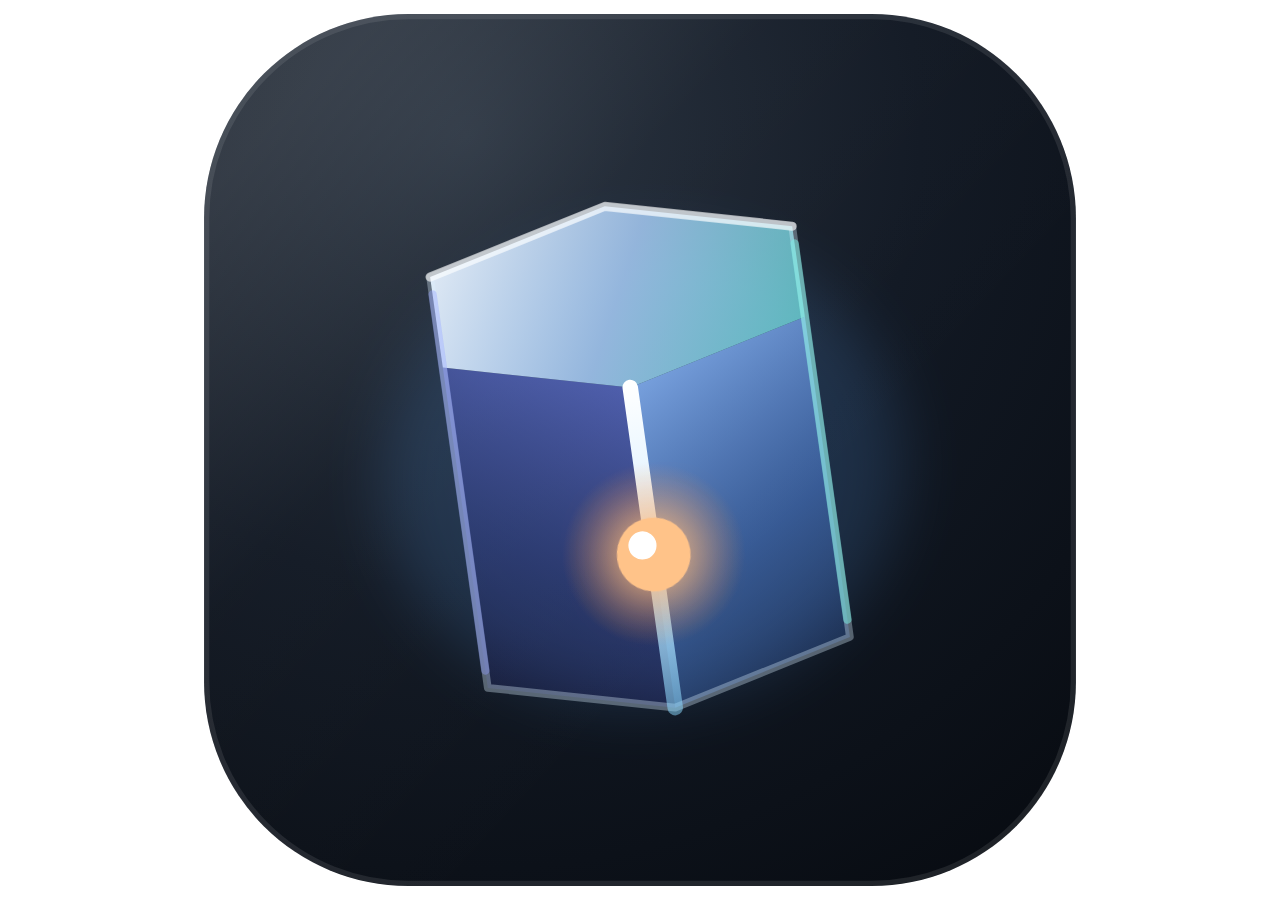
<file: tools/icon-preview.html>
<!doctype html>
<html lang="en">
<head>
<meta charset="utf-8">
<meta name="viewport" content="width=device-width, initial-scale=1">
<title>Token Monitor Icon</title>
<style>
  html, body { width: 100%; height: 100%; margin: 0; overflow: hidden; background: transparent; }
  img { display: block; width: 100vw; height: 100vh; }
</style>
</head>
<body>
  <img src="../icon.svg" alt="">
</body>
</html>
</file>
